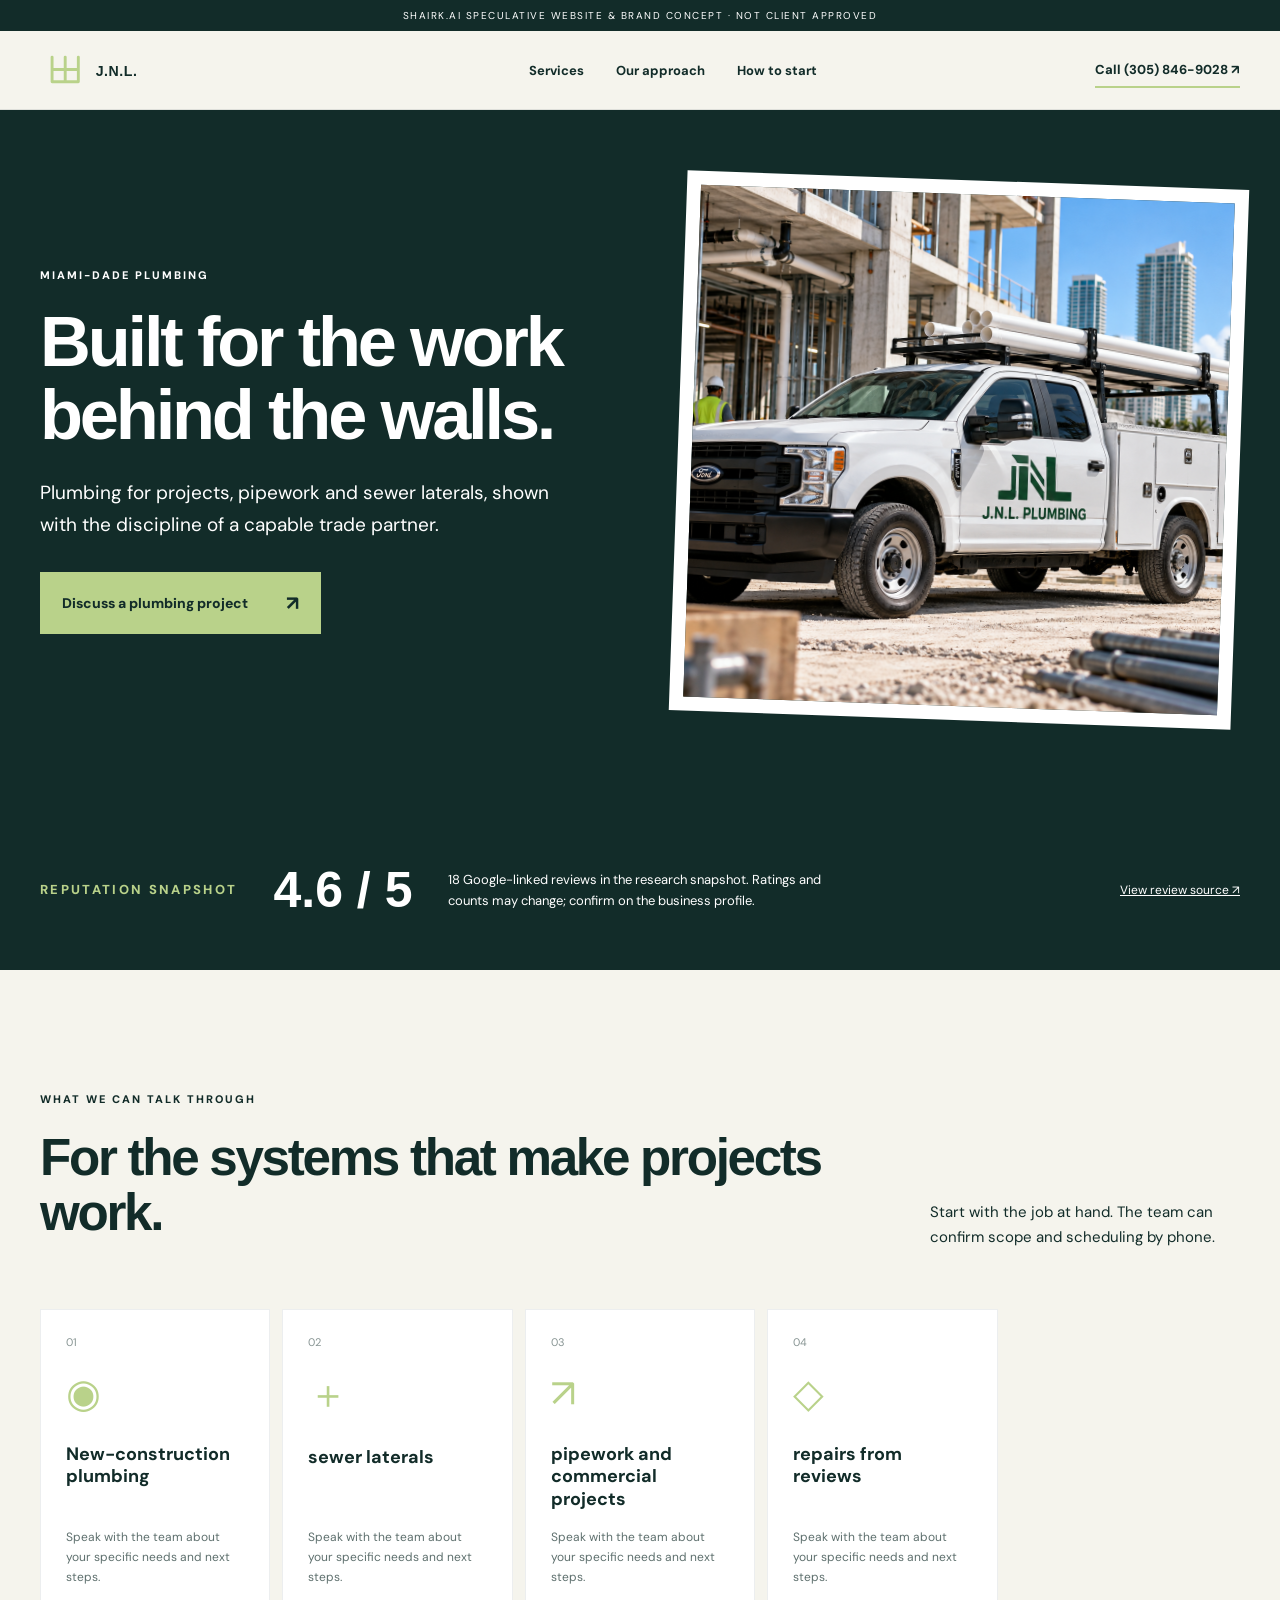
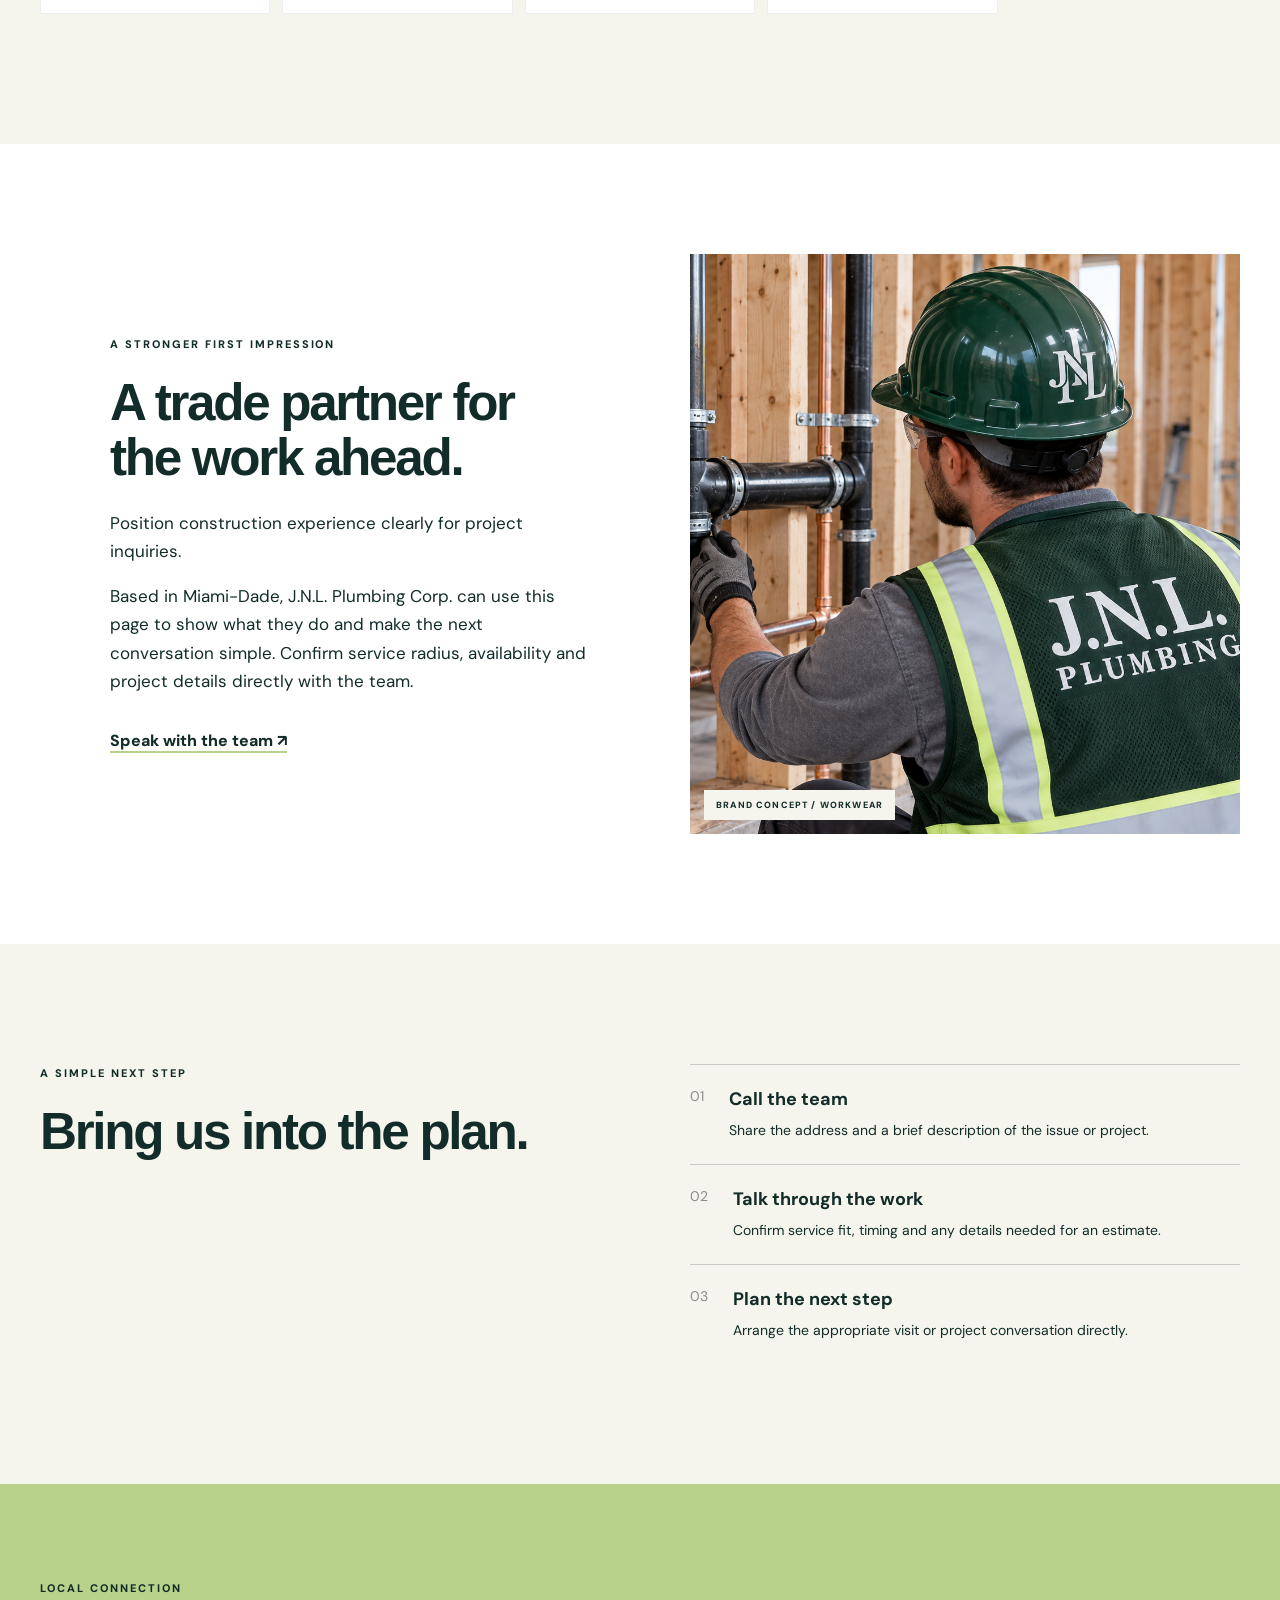
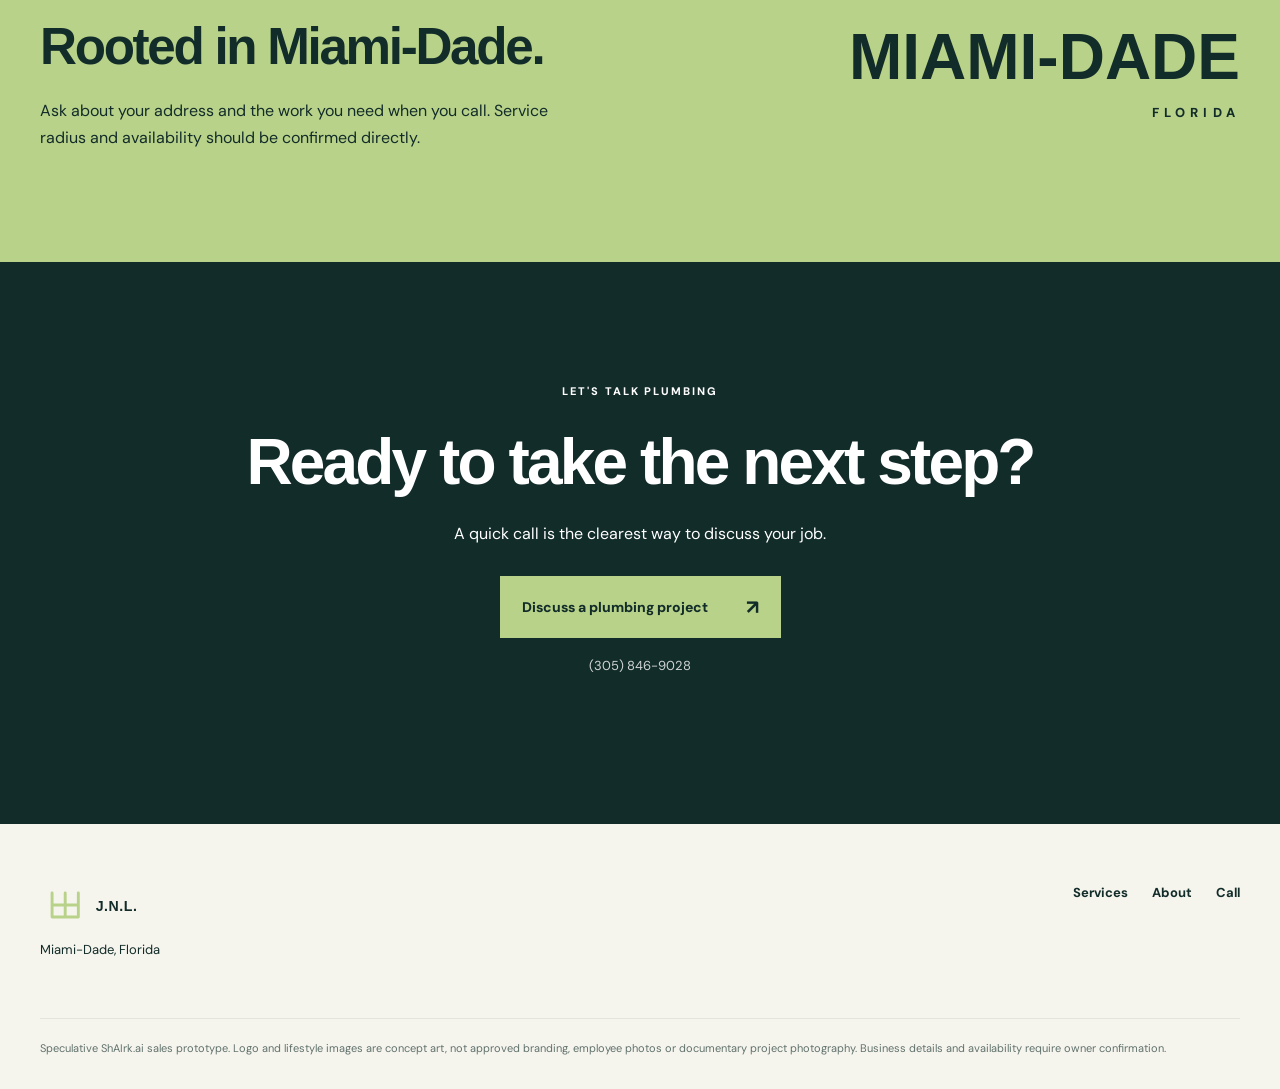
<file: index.html>
<!doctype html><html lang="en"><head><meta charset="utf-8"><meta name="viewport" content="width=device-width,initial-scale=1"><meta name="theme-color" content="#122c29"><meta name="description" content="Concept landing page for J.N.L. Plumbing Corp.: explore plumbing services and call (305) 846-9028."><title>J.N.L. Plumbing Corp. | Plumbing in Miami-Dade</title><link rel="icon" href="assets/favicon.svg" type="image/svg+xml"><link rel="stylesheet" href="styles.css"></head>
    <body class="style-3"><div class="concept-ribbon">SHAIRK.AI SPECULATIVE WEBSITE & BRAND CONCEPT · NOT CLIENT APPROVED</div><header class="site-header"><div class="wrap nav"><a class="brand" href="#top" aria-label="J.N.L. Plumbing Corp. home"><img src="assets/logo-concept-a.svg" alt="J.N.L. Plumbing Corp. concept logo"></a><nav aria-label="Main navigation"><a href="#services">Services</a><a href="#about">Our approach</a><a href="#process">How to start</a></nav><a class="nav-call" href="tel:+13058469028">Call (305) 846-9028 ↗</a></div></header><main id="top"><section class="hero wrap"><div class="hero-copy"><p class="eyebrow">MIAMI-DADE PLUMBING</p><h1>Built for the work behind the walls.</h1><p class="lead">Plumbing for projects, pipework and sewer laterals, shown with the discipline of a capable trade partner.</p><a class="button" href="tel:+13058469028">Discuss a plumbing project <span>↗</span></a></div><div class="hero-media rounded"><img src="assets/brand-vehicle.png" alt="Speculative branded service vehicle concept" loading="eager"></div></section><section class="review-band" aria-label="Reputation snapshot"><div class="wrap review-inner"><p class="eyebrow">REPUTATION SNAPSHOT</p><strong>4.6 / 5</strong><p>18 Google-linked reviews in the research snapshot. Ratings and counts may change; confirm on the business profile.</p><a href="https://reviews.birdeye.com/jnl-plumbing-corp-169549208640358" target="_blank" rel="noopener noreferrer">View review source ↗</a></div></section><section class="services wrap" id="services"><div class="section-heading"><div><p class="eyebrow">WHAT WE CAN TALK THROUGH</p><h2>For the systems that make projects work.</h2></div><p>Start with the job at hand. The team can confirm scope and scheduling by phone.</p></div><div class="service-grid"><article class="service-card"><span class="service-index">01</span><span class="service-symbol" aria-hidden="true">◉</span><h3>New-construction plumbing</h3><p>Speak with the team about your specific needs and next steps.</p></article><article class="service-card"><span class="service-index">02</span><span class="service-symbol" aria-hidden="true">＋</span><h3>sewer laterals</h3><p>Speak with the team about your specific needs and next steps.</p></article><article class="service-card"><span class="service-index">03</span><span class="service-symbol" aria-hidden="true">↗</span><h3>pipework and commercial projects</h3><p>Speak with the team about your specific needs and next steps.</p></article><article class="service-card"><span class="service-index">04</span><span class="service-symbol" aria-hidden="true">◇</span><h3>repairs from reviews</h3><p>Speak with the team about your specific needs and next steps.</p></article></div></section>
    <section class="story alternate" id="about"><div class="wrap story-grid"><div class="story-media"><img src="assets/brand-workwear.png" alt="Speculative branded workwear concept" loading="lazy"><span class="caption">BRAND CONCEPT / WORKWEAR</span></div><div class="story-copy"><p class="eyebrow">A STRONGER FIRST IMPRESSION</p><h2>A trade partner for the work ahead.</h2><p>Position construction experience clearly for project inquiries.</p><p>Based in Miami-Dade, J.N.L. Plumbing Corp. can use this page to show what they do and make the next conversation simple. Confirm service radius, availability and project details directly with the team.</p><a class="text-link" href="tel:+13058469028">Speak with the team ↗</a></div></div></section>
    <section class="process wrap" id="process"><div><p class="eyebrow">A SIMPLE NEXT STEP</p><h2>Bring us into the plan.</h2></div><ol><li><span>01</span><div><strong>Call the team</strong><p>Share the address and a brief description of the issue or project.</p></div></li><li><span>02</span><div><strong>Talk through the work</strong><p>Confirm service fit, timing and any details needed for an estimate.</p></div></li><li><span>03</span><div><strong>Plan the next step</strong><p>Arrange the appropriate visit or project conversation directly.</p></div></li></ol></section><section class="area" id="area"><div class="wrap area-inner"><div><p class="eyebrow">LOCAL CONNECTION</p><h2>Rooted in Miami-Dade.</h2><p>Ask about your address and the work you need when you call. Service radius and availability should be confirmed directly.</p></div><div class="area-mark">MIAMI-DADE<span>FLORIDA</span></div></div></section><section class="final-cta"><div class="wrap"><p class="eyebrow">LET'S TALK PLUMBING</p><h2>Ready to take the next step?</h2><p>A quick call is the clearest way to discuss your job.</p><a class="button" href="tel:+13058469028">Discuss a plumbing project <span>↗</span></a><p class="phone-print">(305) 846-9028</p></div></section></main><footer><div class="wrap footer-grid"><div><img src="assets/logo-concept-a.svg" alt="J.N.L. Plumbing Corp. concept logo"><p>Miami-Dade, Florida</p></div><div><a href="#services">Services</a><a href="#about">About</a><a href="tel:+13058469028">Call</a></div></div><p class="disclaimer wrap">Speculative ShAIrk.ai sales prototype. Logo and lifestyle images are concept art, not approved branding, employee photos or documentary project photography. Business details and availability require owner confirmation.</p></footer><a class="mobile-call" href="tel:+13058469028">Discuss a plumbing project ↗</a></body></html>
</file>
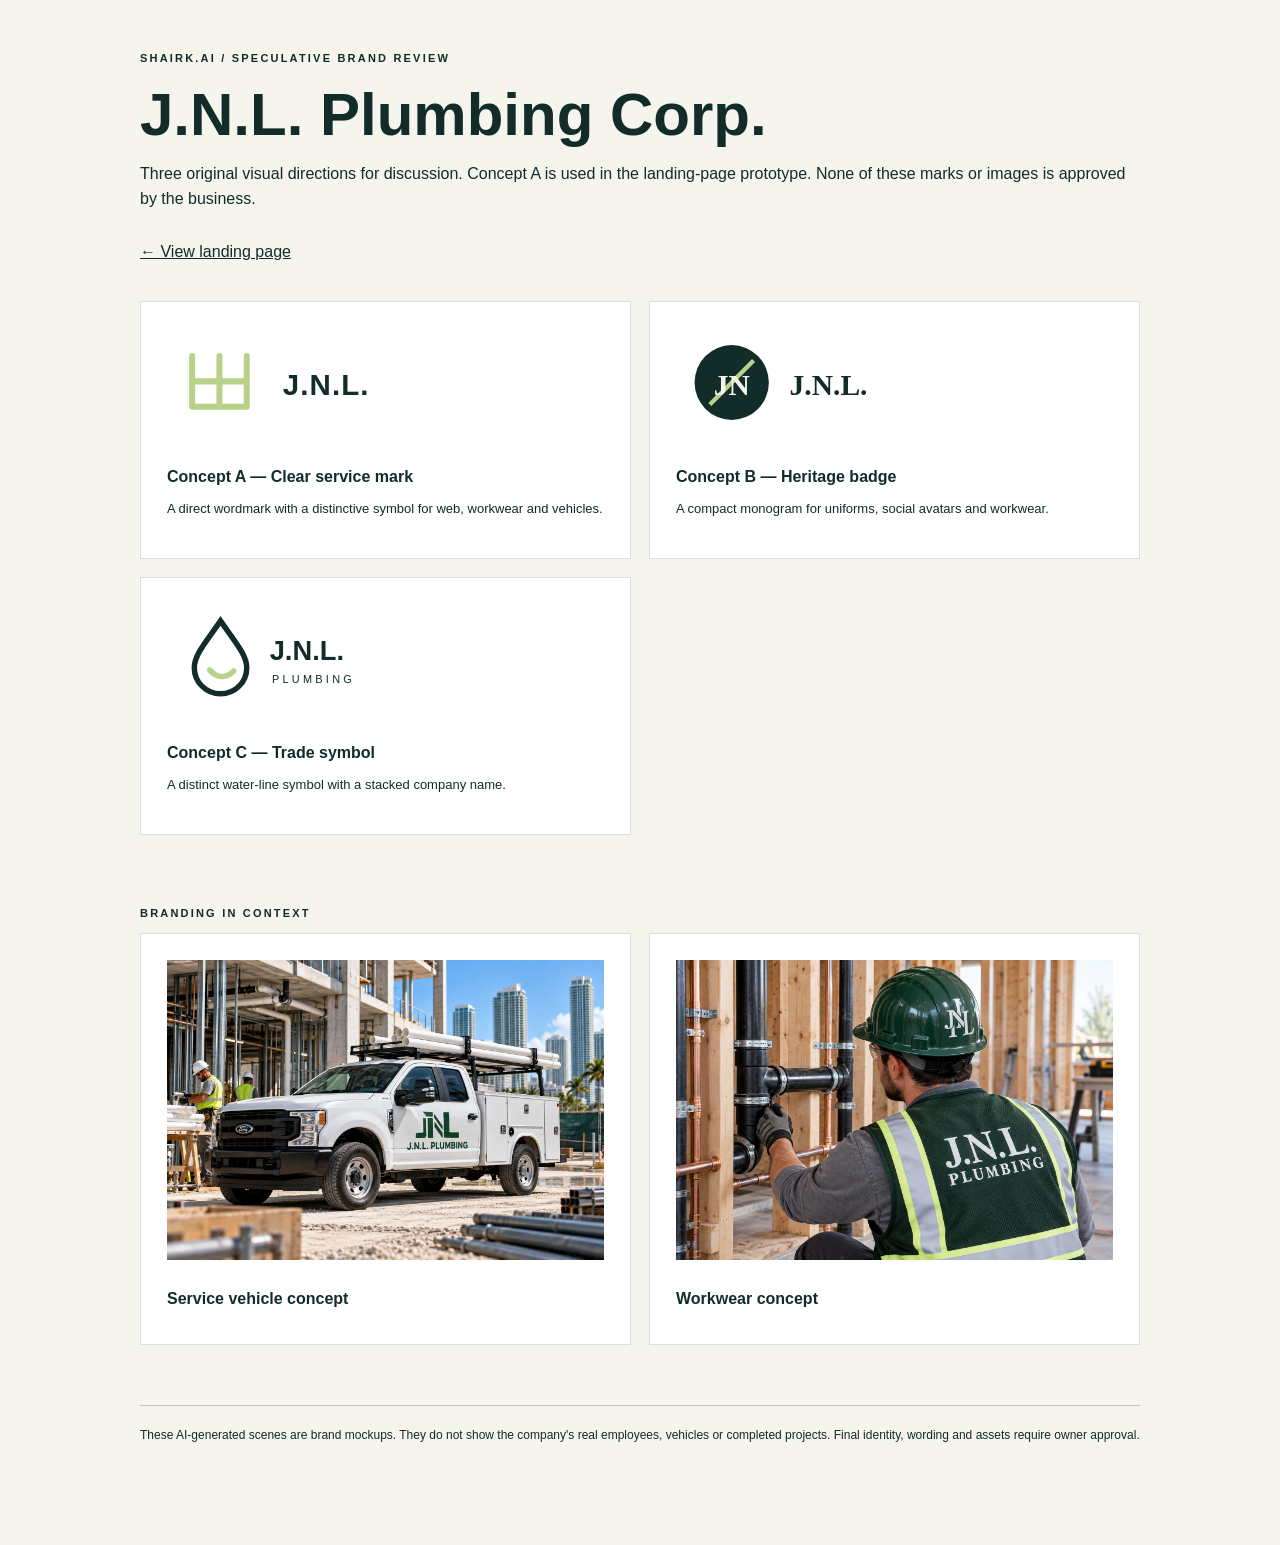
<file: logo-review.html>
<!doctype html><html lang="en"><head><meta charset="utf-8"><meta name="viewport" content="width=device-width,initial-scale=1"><title>J.N.L. Plumbing Corp. | Brand concept review</title><style>body{margin:0;background:#f5f4ed;color:#122c29;font-family:Arial,sans-serif}main{width:min(1000px,calc(100% - 36px));margin:50px auto 100px}.eyebrow{font-size:11px;letter-spacing:.2em;font-weight:bold}h1{font-size:clamp(34px,5vw,60px);line-height:1.05;margin:16px 0}p{line-height:1.55}a{color:inherit}.back{display:inline-block;margin:15px 0 40px}.grid{display:grid;grid-template-columns:1fr 1fr;gap:18px}.card{background:white;padding:26px;border:1px solid #0002}.card img{width:100%;height:110px;object-fit:contain;object-position:left}.card h2{font-size:16px;margin:26px 0 10px}.card p{font-size:13px}.card img.concept-photo{width:100%;height:300px;object-fit:cover}.photos{margin-top:70px}.note{font-size:12px;border-top:1px solid #0003;padding-top:20px;margin-top:60px}@media(max-width:700px){.grid{grid-template-columns:1fr}}</style></head><body><main><p class="eyebrow">SHAIRK.AI / SPECULATIVE BRAND REVIEW</p><h1>J.N.L. Plumbing Corp.</h1><p>Three original visual directions for discussion. Concept A is used in the landing-page prototype. None of these marks or images is approved by the business.</p><a class="back" href="/">← View landing page</a><div class="grid"><article class="card"><img src="assets/logo-concept-a.svg" alt="Clean professional wordmark"><h2>Concept A — Clear service mark</h2><p>A direct wordmark with a distinctive symbol for web, workwear and vehicles.</p></article><article class="card"><img src="assets/logo-concept-b.svg" alt="Monogram badge"><h2>Concept B — Heritage badge</h2><p>A compact monogram for uniforms, social avatars and workwear.</p></article><article class="card"><img src="assets/logo-concept-c.svg" alt="Water drop trade icon"><h2>Concept C — Trade symbol</h2><p>A distinct water-line symbol with a stacked company name.</p></article></div><div class="photos"><p class="eyebrow">BRANDING IN CONTEXT</p><div class="grid"><article class="card"><img class="concept-photo" src="assets/brand-vehicle.png" alt="Speculative branded service vehicle concept"><h2>Service vehicle concept</h2></article><article class="card"><img class="concept-photo" src="assets/brand-workwear.png" alt="Speculative branded workwear concept"><h2>Workwear concept</h2></article></div></div><p class="note">These AI-generated scenes are brand mockups. They do not show the company's real employees, vehicles or completed projects. Final identity, wording and assets require owner approval.</p></main></body></html>
</file>
<file: styles.css>
@import url('https://fonts.googleapis.com/css2?family=DM+Sans:wght@400;500;600;700;800&family=Manrope:wght@400;500;600;700;800&display=swap');
    :root{--ink:#122c29;--accent:#b9d28a;--paper:#f5f4ed;--font-head:Arial;--font-body:'DM Sans',Arial,sans-serif}*{box-sizing:border-box}html{scroll-behavior:smooth}body{margin:0;color:var(--ink);background:var(--paper);font-family:var(--font-body)}a{color:inherit;text-decoration:none}img{display:block;max-width:100%}.wrap{width:min(1200px,calc(100% - 48px));margin:auto}.concept-ribbon{background:var(--ink);color:white;text-align:center;font-size:10px;letter-spacing:.15em;padding:9px 15px}.site-header{background:var(--paper);border-bottom:1px solid rgba(20,40,50,.1);position:sticky;top:0;z-index:20;backdrop-filter:blur(16px)}.nav{display:flex;align-items:center;justify-content:space-between;gap:28px;min-height:78px}.brand img{width:210px;max-height:52px}nav{display:flex;gap:32px;font-size:13px;font-weight:700}nav a:hover,.text-link:hover{text-decoration:underline}.nav-call{font-size:13px;font-weight:800;border-bottom:2px solid var(--accent);padding:8px 0;white-space:nowrap}.eyebrow{font-size:11px;letter-spacing:.18em;font-weight:800;text-transform:uppercase;margin:0 0 22px}h1,h2,h3,p{margin-top:0}h1,h2{font-family:var(--font-head);letter-spacing:-.045em}h1{font-size:clamp(48px,5.5vw,86px);line-height:1.03;margin:0 0 26px}h2{font-size:clamp(38px,4vw,60px);line-height:1.08;margin:0 0 24px}h3{font-size:21px;line-height:1.25}p{line-height:1.65}.hero{display:grid;grid-template-columns:1fr 1fr;gap:clamp(40px,6vw,90px);align-items:center;min-height:690px;padding-top:70px;padding-bottom:90px}.hero-copy{max-width:600px}.hero-copy .lead{font-size:19px;max-width:540px;margin-bottom:32px}.button{display:inline-flex;align-items:center;justify-content:space-between;gap:38px;background:var(--ink);color:white;font-weight:800;font-size:14px;padding:18px 22px;min-width:245px;transition:transform .2s,background .2s}.button:hover{transform:translateY(-3px);background:#263e50}.button span{font-size:20px}.hero-media{position:relative;min-width:0}.hero-media img{width:100%;height:540px;object-fit:cover}.caption{position:absolute;bottom:14px;left:14px;background:var(--paper);padding:9px 12px;font-size:9px;letter-spacing:.13em;font-weight:800}.rating{display:flex;gap:16px;align-items:center;margin-top:46px;padding-top:25px;border-top:1px solid rgba(30,40,40,.2)}.rating strong{font-size:30px;white-space:nowrap}.rating span{font-size:12px;line-height:1.4}.hero-stamp{position:absolute;right:-20px;bottom:-20px;background:var(--accent);width:140px;height:140px;border-radius:50%;display:grid;place-content:center;text-align:center;font-size:15px;font-weight:800;transform:rotate(10deg)}.review-band{background:var(--ink);color:white}.review-inner{display:flex;align-items:center;gap:36px;min-height:160px}.review-inner .eyebrow{margin:0;min-width:160px;color:var(--accent)}.review-inner strong{font-size:50px;font-family:var(--font-head);white-space:nowrap}.review-inner p{font-size:13px;max-width:390px;margin:0}.review-inner a{font-size:12px;text-decoration:underline;margin-left:auto;white-space:nowrap}.services{padding-top:120px;padding-bottom:130px}.section-heading{display:flex;justify-content:space-between;align-items:end;gap:40px;margin-bottom:44px}.section-heading>p{max-width:310px;font-size:15px}.service-grid{display:grid;grid-template-columns:repeat(5,1fr);gap:12px}.service-card{background:white;min-height:265px;padding:25px;display:flex;flex-direction:column;border:1px solid rgba(20,40,50,.08)}.service-index{font-size:11px;opacity:.5}.service-symbol{font-size:40px;color:var(--accent);margin:18px 0 24px}.service-card h3{font-size:18px;flex:1}.service-card p{font-size:12px;margin:0;opacity:.68}.story{background:white;padding:110px 0}.story-grid{display:grid;grid-template-columns:1fr 1fr;align-items:center;gap:100px}.story-media{position:relative}.story-media img{width:100%;height:580px;object-fit:cover}.story-copy{max-width:480px}.story-copy p:not(.eyebrow){font-size:17px}.text-link{display:inline-block;border-bottom:2px solid var(--accent);font-weight:800;margin-top:18px}.process{display:grid;grid-template-columns:1fr 1fr;gap:100px;padding-top:120px;padding-bottom:120px}.process ol{padding:0;margin:0;list-style:none}.process li{display:flex;gap:25px;padding:22px 0;border-top:1px solid rgba(20,40,50,.2)}.process li span{color:#8b8b8b;font-size:14px}.process li strong{font-size:18px}.process li p{font-size:14px;margin:8px 0 0}.area{background:var(--accent);padding:95px 0}.area-inner{display:flex;justify-content:space-between;align-items:center;gap:50px}.area-inner>div:first-child{max-width:540px}.area-mark{font-family:var(--font-head);font-size:clamp(35px,5vw,78px);font-weight:bold;line-height:1;text-align:right}.area-mark span{display:block;font:800 13px var(--font-body);letter-spacing:.4em;margin-top:15px}.final-cta{background:var(--ink);color:white;text-align:center;padding:120px 0}.final-cta h2{font-size:clamp(45px,5vw,75px)}.final-cta p{margin-bottom:28px}.final-cta .button{background:var(--accent);color:var(--ink)}.phone-print{font-size:13px;margin-top:17px;opacity:.8}footer{background:var(--paper);padding:60px 0 32px}.footer-grid{display:flex;justify-content:space-between;align-items:start}.footer-grid img{width:210px}.footer-grid p{font-size:13px;margin:12px 0}.footer-grid>div:last-child{display:flex;gap:24px;font-size:13px;font-weight:700}.disclaimer{border-top:1px solid rgba(20,40,50,.12);padding-top:20px;margin-top:45px;font-size:11px;opacity:.65}.mobile-call{display:none}
    .style-0 .hero-media img,.style-5 .hero-media img{border-radius:48% 48% 4px 4px}.style-1{background:#eaf6f5}.style-1 .hero{grid-template-columns:1.08fr .92fr}.style-1 .hero-media img{border-radius:4px 120px 4px 4px}.style-2 .hero{grid-template-columns:1.15fr .85fr}.style-2 .hero-media img{height:600px;clip-path:polygon(0 0,100% 0,100% 90%,8% 100%)}.style-3 .hero{background:var(--ink);color:white;width:100%;padding-left:max(24px,calc((100vw - 1200px)/2));padding-right:max(24px,calc((100vw - 1200px)/2))}.style-3 .hero .button{background:var(--accent);color:var(--ink)}.style-3 .hero-media img{border:14px solid white;transform:rotate(2deg)}.style-4 .hero-media img{border-radius:220px 220px 0 0}.style-4 .hero{grid-template-columns:.9fr 1.1fr}.style-5 .hero{grid-template-columns:1.05fr .95fr}.style-5 .hero-media img{border-radius:50% 50% 0 0}.style-6 .hero-media img{border-radius:50% 50% 8px 8px}.style-6 .services{background:var(--ink);color:white;width:100%;padding-left:max(24px,calc((100vw - 1200px)/2));padding-right:max(24px,calc((100vw - 1200px)/2))}.style-6 .service-card{color:var(--ink)}.style-7 .hero{grid-template-columns:1fr 1.1fr}.style-7 .hero-media img{border-radius:14px;box-shadow:20px 20px 0 var(--accent)}.style-8 .hero{background:var(--accent);width:100%;padding-left:max(24px,calc((100vw - 1200px)/2));padding-right:max(24px,calc((100vw - 1200px)/2))}.style-8 .hero-media img{border-radius:50%}.style-9 .hero-media img{border-radius:180px 180px 18px 18px}.style-9 .hero{grid-template-columns:1fr .85fr}.alternate .story-grid{direction:rtl}.alternate .story-grid>*{direction:ltr}.process-alt{grid-template-columns:.8fr 1.2fr}.process-alt li{background:white;margin-bottom:8px;padding:24px;border:0}
    @media(max-width:950px){nav{display:none}.service-grid{grid-template-columns:repeat(3,1fr)}.story-grid{gap:50px}.review-inner{flex-wrap:wrap;padding:28px 0;gap:16px}.review-inner a{margin-left:0}}
    @media(max-width:700px){.wrap{width:min(100% - 32px,560px)}.concept-ribbon{font-size:8px}.nav{min-height:68px}.brand img{width:150px}.nav-call{display:none}.hero,.style-1 .hero,.style-2 .hero,.style-3 .hero,.style-4 .hero,.style-5 .hero,.style-7 .hero,.style-8 .hero,.style-9 .hero{display:flex;flex-direction:column;align-items:stretch;gap:34px;min-height:0;padding-top:45px;padding-bottom:55px}.hero .hero-media{order:2}.hero .hero-copy{order:1}.hero-media img,.style-2 .hero-media img{height:350px}h1{font-size:clamp(42px,11vw,66px)}h2{font-size:38px}.hero-copy .lead{font-size:16px}.rating{margin-top:30px}.review-inner{display:grid;grid-template-columns:1fr 1fr}.review-inner .eyebrow{grid-column:span 2}.review-inner strong{font-size:40px}.review-inner p{font-size:11px}.review-inner a{grid-column:span 2}.services{padding-top:75px;padding-bottom:80px}.section-heading{display:block}.service-grid{grid-template-columns:1fr 1fr}.service-card{min-height:220px;padding:18px}.service-card h3{font-size:16px}.service-card p{font-size:11px}.story{padding:75px 0}.story-grid,.process{display:flex;flex-direction:column;gap:35px}.story-media img{height:360px}.process{padding-top:80px;padding-bottom:80px}.process ol{width:100%}.area{padding:65px 0}.area-inner{display:block}.area-mark{text-align:left;margin-top:40px}.final-cta{padding:85px 0}.footer-grid{display:block}.footer-grid>div:last-child{margin-top:25px}.mobile-call{display:block;position:fixed;bottom:0;left:0;width:100%;padding:17px;text-align:center;background:var(--accent);color:var(--ink);font-size:14px;font-weight:800;z-index:30;box-shadow:0 -4px 24px #0002}footer{padding-bottom:100px}}
    @media(max-width:420px){.service-grid{grid-template-columns:1fr}.service-card{min-height:170px}.hero-media img{height:290px}.hero-stamp{width:100px;height:100px;font-size:11px;right:0}}
    @media(prefers-reduced-motion:reduce){html{scroll-behavior:auto}.button{transition:none}}
</file>
